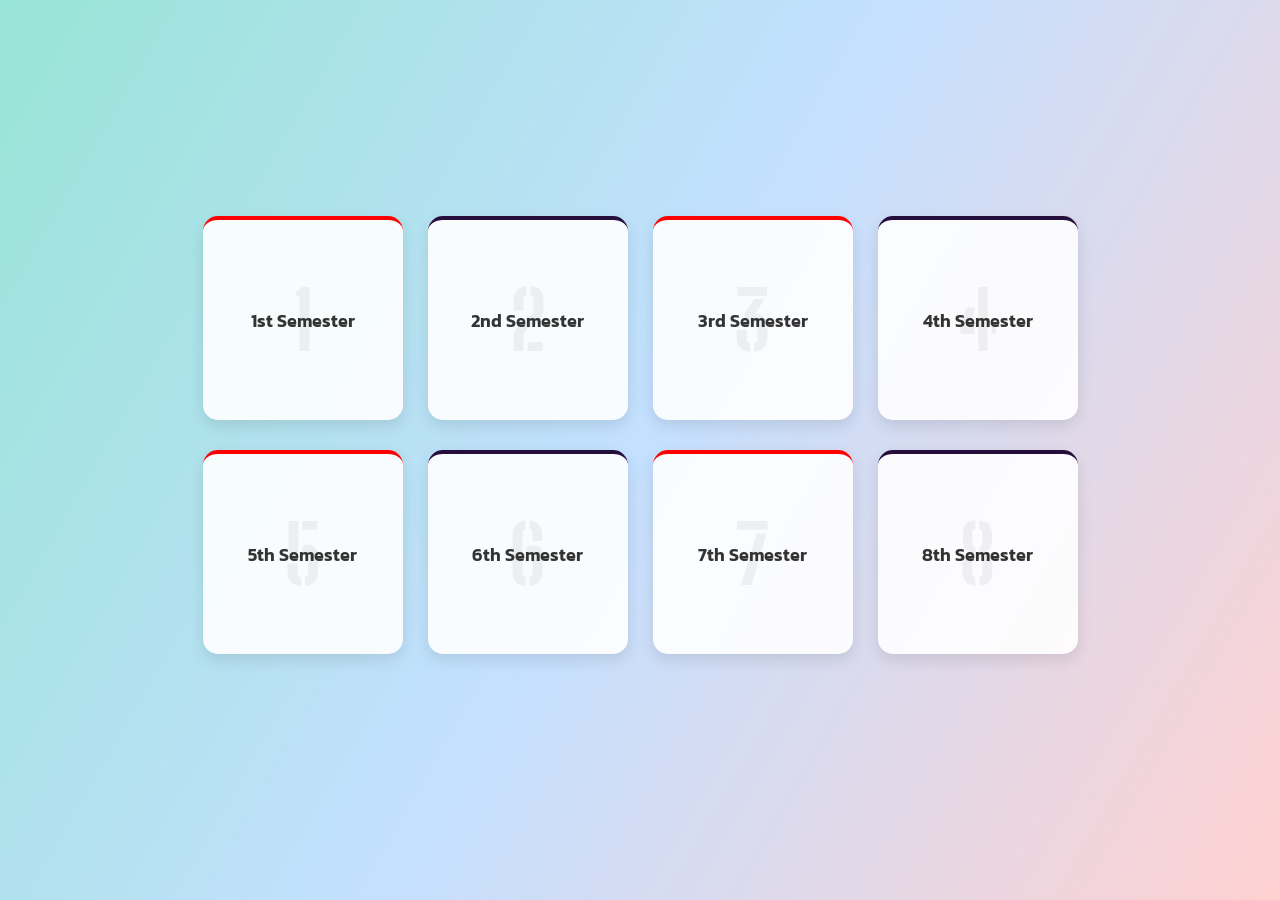
<file: 03.1sem.html>
<!DOCTYPE html>
<html lang="en">
  <head>
    <meta charset="UTF-8" />
    <meta name="viewport" content="width=device-width, initial-scale=1.0" />
    <title>Semester Navigation</title>
    <link
      href="https://fonts.googleapis.com/css2?family=Kanit:wght@400;600&family=Big+Shoulders+Stencil:wght@400;700&display=swap"
      rel="stylesheet"
    />
    <style>
      body {
        margin: 0;
        padding: 0;
        height: 100vh;
        display: flex;
        flex-direction: column;
        justify-content: center;
        align-items: center;
        font-family: "Kanit", sans-serif;
        background: linear-gradient(
          120deg,
          #98e4d6 0%,
          #c4e0ff 50%,
          #ffd1d1 100%
        );
        overflow: hidden;
      }

      .button-container {
        display: flex;
        justify-content: center;
        gap: 25px;
        margin-bottom: 30px;
        flex-wrap: wrap;
      }

      .nav-button {
        width: 160px;
        height: 160px;
        display: flex;
        flex-direction: column;
        justify-content: center;
        align-items: center;
        background: rgba(255, 255, 255, 0.9);
        border-radius: 15px;
        box-shadow: 0 6px 15px rgba(0, 0, 0, 0.1);
        transition: all 0.4s cubic-bezier(0.25, 0.8, 0.25, 1);
        cursor: pointer;
        text-decoration: none;
        color: #333;
        text-align: center;
        padding: 20px;
        border: none;
        position: relative;
        overflow: hidden;
        transform-style: preserve-3d;
        animation: float 6s ease-in-out infinite;
      }

      .nav-button:nth-child(1) {
        animation-delay: 0s;
      }
      .nav-button:nth-child(2) {
        animation-delay: 0.5s;
      }
      .nav-button:nth-child(3) {
        animation-delay: 1s;
      }
      .nav-button:nth-child(4) {
        animation-delay: 1.5s;
      }

      .nav-button::after {
        content: attr(data-sem);
        position: absolute;
        font-family: "Big Shoulders Stencil", sans-serif;
        font-size: 80px;
        font-weight: bold;
        color: rgba(0, 0, 0, 0.05);
        z-index: 0;
        transition: all 0.4s ease;
      }

      .nav-button:hover::after {
        color: rgba(0, 0, 0, 0.1);
        transform: scale(1.1);
      }

      .nav-button span {
        font-weight: 600;
        font-size: 18px;
        position: relative;
        z-index: 1;
        transition: all 0.3s ease;
      }

      .nav-button:nth-child(1),
      .nav-button:nth-child(5),
      .nav-button:nth-child(3),
      .nav-button:nth-child(7) {
        border-top: 4px solid red;
      }
      .nav-button:nth-child(1)::before,
      .nav-button:nth-child(5)::before,
      .nav-button:nth-child(3)::before,
      .nav-button:nth-child(7)::before {
        content: "";
        position: absolute;
        z-index: -1;
        width: 100%;
        height: 100%;
        top: 0;
        right: 0;
        background-color: red;
        clip-path: circle(0% at 50% calc(50%));
        transition: clip-path 1s cubic-bezier(0.65, 0, 0.35, 1);
      }
      .nav-button:nth-child(1):hover::before,
      .nav-button:nth-child(5):hover::before,
      .nav-button:nth-child(3):hover::before,
      .nav-button:nth-child(7):hover::before {
        clip-path: circle(100% at 50% 50%);
      }
      .nav-button:nth-child(1):hover span,
      .nav-button:nth-child(5):hover span,
      .nav-button:nth-child(3):hover span,
      .nav-button:nth-child(7):hover span {
        color: white;
      }

      .nav-button:nth-child(2),
      .nav-button:nth-child(6),
      .nav-button:nth-child(4),
      .nav-button:nth-child(8) {
        border-top: 4px solid #250e3c;
      }
      .nav-button:nth-child(2)::before,
      .nav-button:nth-child(6)::before,
      .nav-button:nth-child(4)::before,
      .nav-button:nth-child(8)::before {
        content: "";
        position: absolute;
        z-index: -2;
        width: 100%;
        height: 100%;
        top: 0;
        right: 0;
        background-color: #250e3c;
        clip-path: polygon(
          0% -20%,
          100% -30%,
          100% -10%,
          0% 0%,
          0% 130%,
          100% 120%,
          100% 100%,
          0% 110%
        );
        transition: clip-path 1s cubic-bezier(0.25, 1, 0.5, 1);
      }
      .nav-button:nth-child(2):hover::before,
      .nav-button:nth-child(6):hover::before,
      .nav-button:nth-child(4):hover::before,
      .nav-button:nth-child(8):hover::before {
        clip-path: polygon(
          0% 10%,
          100% 0%,
          100% 20%,
          0% 30%,
          0% 100%,
          100% 90%,
          100% 70%,
          0% 80%
        );
      }
      .nav-button:nth-child(2):hover span,
      .nav-button:nth-child(6):hover span,
      .nav-button:nth-child(4):hover span,
      .nav-button:nth-child(8):hover span {
        color: rgb(250, 25, 5);
      }

      / @keyframes float {
        0%,
        100% {
          transform: translateY(0);
        }
        50% {
          transform: translateY(-10px);
        }
      }

      @keyframes glow {
        0% {
          box-shadow: 0 0 10px rgba(0, 0, 0, 0.3);
        }
        50% {
          box-shadow: 0 0 20px rgba(0, 0, 0, 0.5);
        }
        100% {
          box-shadow: 0 0 10px rgba(0, 0, 0, 0.3);
        }
      }

      .nav-button:hover {
        animation: glow 2s infinite;
      }
    </style>
  
  </head>
  <body>




    <div class="button-container">
      <a href="resource.html" class="nav-button" data-sem="1">
        <span>1st Semester</span>
      </a>

      <a href="page2.html" class="nav-button" data-sem="2">
        <span>2nd Semester</span>
      </a>

      <a href="page3.html" class="nav-button" data-sem="3">
        <span>3rd Semester</span>
      </a>

      <a href="page4.html" class="nav-button" data-sem="4">
        <span>4th Semester</span>
      </a>
    </div>

    <div class="button-container">
      <a href="page5.html" class="nav-button" data-sem="5">
        <span>5th Semester</span>
      </a>

      <a href="page6.html" class="nav-button" data-sem="6">
        <span>6th Semester</span>
      </a>

      <a href="page7.html" class="nav-button" data-sem="7">
        <span>7th Semester</span>
      </a>

      <a href="page8.html" class="nav-button" data-sem="8">
        <span>8th Semester</span>
      </a>
    </div>
  </body>
</html>
</file>
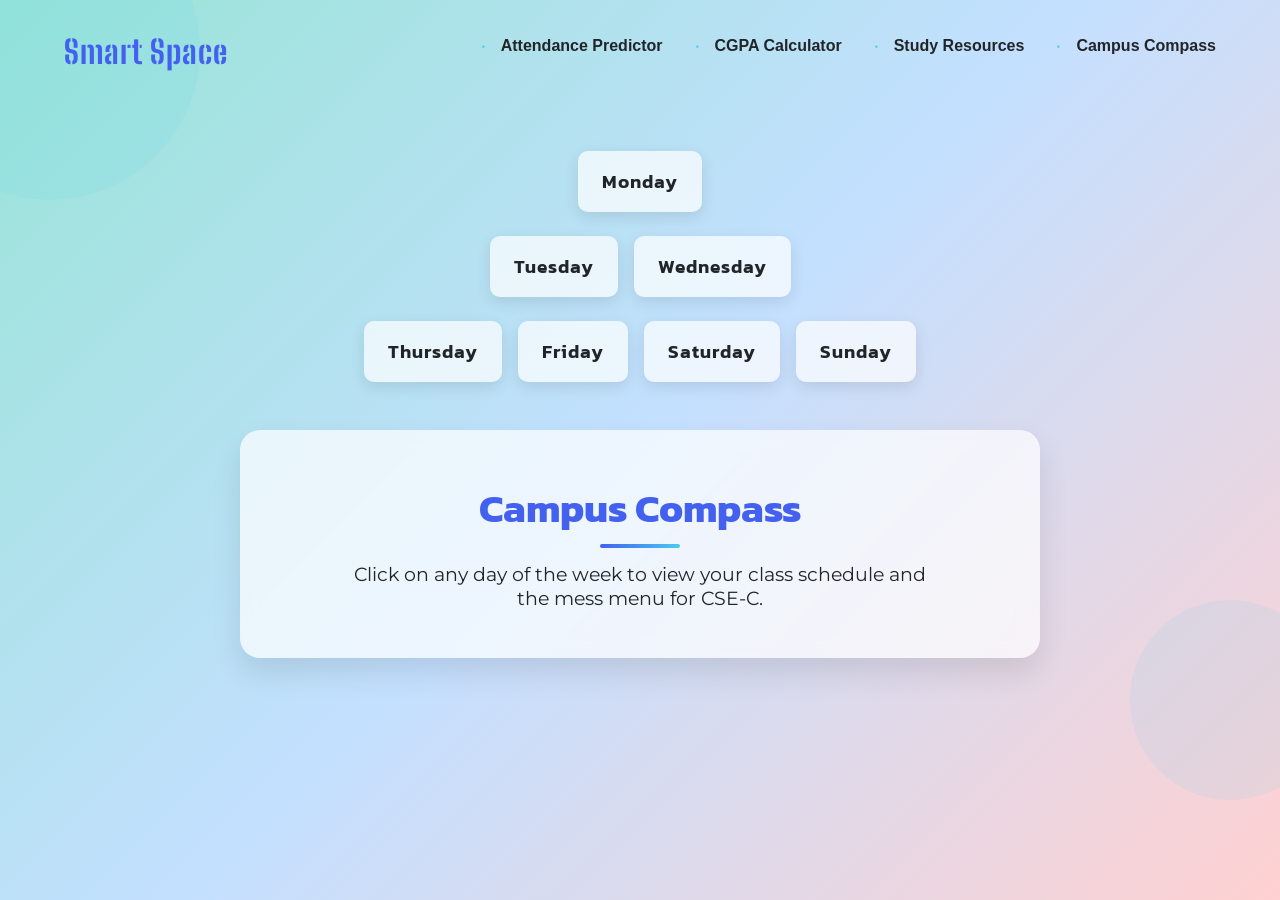
<file: 04routine.html>
<!DOCTYPE html>
<html lang="en">
<head>
    <meta charset="UTF-8">
    <meta name="viewport" content="width=device-width, initial-scale=1.0">
    <title>Campus Compass | Smart Space</title>
    <link rel="preconnect" href="https://fonts.googleapis.com">
    <link rel="preconnect" href="https://fonts.gstatic.com" crossorigin>
    <link href="https://fonts.googleapis.com/css2?family=Big+Shoulders+Stencil:opsz,wght@10..72,100..900&family=Kanit:ital,wght@0,100;0,200;0,300;0,400;0,500;0,600;0,700;0,800;0,900;1,100;1,200;1,300;1,400;1,500;1,600;1,700;1,800;1,900&display=swap" rel="stylesheet">
    <link href="https://fonts.googleapis.com/css2?family=Montserrat:wght@300;400;600;700&display=swap" rel="stylesheet">
    <style>
        :root {
            --primary: #4361ee;
            --secondary: #3f37c9;
            --accent: #4cc9f0;
            --light: #f8f9fa;
            --dark: #212529;
            --gradient-start: #98e4d6;
            --gradient-mid: #c4e0ff;
            --gradient-end: #ffd1d1;
        }

        * {
            margin: 0;
            padding: 0;
            box-sizing: border-box;
        }

        body {
            margin: 0;
            padding: 0;
            min-height: 100vh;
            font-family: 'Montserrat', sans-serif;
            background: linear-gradient(135deg, var(--gradient-start) 0%, var(--gradient-mid) 50%, var(--gradient-end) 100%);
            color: var(--dark);
            overflow-x: hidden;
        }

        /* Navigation */
        .nav-container {
            display: flex;
            justify-content: space-between;
            align-items: center;
            padding: 1.5rem 5%;
            position: relative;
            z-index: 100;
        }

        .logo {
            font-family: 'Big Shoulders Stencil', sans-serif;
            font-size: 2rem;
            font-weight: 700;
            color: var(--primary);
            text-decoration: none;
            letter-spacing: 1px;
            position: relative;
            padding: 0.5rem 0;
        }

        .logo::after {
            content: '';
            position: absolute;
            bottom: 0;
            left: 0;
            width: 100%;
            height: 3px;
            background: linear-gradient(90deg, var(--primary), var(--accent));
            transform: scaleX(0);
            transform-origin: right;
            transition: transform 0.4s ease;
        }

        .logo:hover::after {
            transform: scaleX(1);
            transform-origin: left;
        }

        .nav-menu {
            display: flex;
            gap: 2rem;
            list-style: none;
        }

        .nav-link {
            font-family: 'Roboto', sans-serif;
            font-weight: 600;
            font-size: 1rem;
            color: var(--dark);
            text-decoration: none;
            position: relative;
            padding: 0.5rem 0;
            transition: color 0.3s ease;
        }

        .nav-link::after {
            content: '';
            position: absolute;
            bottom: 0;
            left: 0;
            width: 100%;
            height: 2px;
            background: var(--primary);
            transform: scaleX(0);
            transform-origin: right;
            transition: transform 0.3s ease;
        }

        .nav-link:hover {
            color: var(--primary);
        }

        .nav-link:hover::after {
            transform: scaleX(1);
            transform-origin: left;
        }

        /* Background Elements */
        .circle {
            position: absolute;
            border-radius: 50%;
            background: rgba(76, 201, 240, 0.1);
            z-index: 0;
        }

        .circle-1 {
            width: 300px;
            height: 300px;
            top: -100px;
            left: -100px;
        }

        .circle-2 {
            width: 200px;
            height: 200px;
            bottom: 100px;
            right: -50px;
        }

        .wholebody {
            max-width: 1200px;
            margin: 2rem auto;
            padding: 0 1rem;
            position: relative;
            z-index: 10;
        }

        /* Pyramid */
        .pyramid {
            perspective: 1000px;
            margin: 3rem auto;
            text-align: center;
        }

        .row {
            display: flex;
            justify-content: center;
            margin-bottom: 1.5rem;
        }

        .day {
            position: relative;
            display: inline-block;
            margin: 0 0.5rem;
            padding: 1rem 1.5rem;
            text-decoration: none;
            color: var(--dark);
            background: rgba(255, 255, 255, 0.7);
            border-radius: 10px;
            overflow: hidden;
            transition: all 0.3s ease;
            font-family: 'Kanit', sans-serif;
            font-weight: 600;
            font-size: 1.2rem;
            letter-spacing: 1px;
            box-shadow: 0 5px 15px rgba(0, 0, 0, 0.1);
        }

        .day span {
            position: absolute;
            display: block;
        }

        .day span:nth-child(1) {
            top: 0;
            left: -100%;
            width: 100%;
            height: 2px;
            background: linear-gradient(90deg, transparent, var(--primary));
            animation: animate1 1s linear infinite;
            animation-delay: 0s;
        }

        @keyframes animate1 {
            0% { left: -100%; }
            50%, 100% { left: 100%; }
        }

        .day span:nth-child(2) {
            top: -100%;
            right: 0;
            width: 2px;
            height: 100%;
            background: linear-gradient(180deg, transparent, var(--primary));
            animation: animate2 1s linear infinite;
            animation-delay: 0.25s;
        }

        @keyframes animate2 {
            0% { top: -100%; }
            50%, 100% { top: 100%; }
        }

        .day span:nth-child(3) {
            bottom: 0;
            right: -100%;
            width: 100%;
            height: 2px;
            background: linear-gradient(270deg, transparent, var(--primary));
            animation: animate3 1s linear infinite;
            animation-delay: 0.5s;
        }

        @keyframes animate3 {
            0% { right: -100%; }
            50%, 100% { right: 100%; }
        }

        .day span:nth-child(4) {
            bottom: -100%;
            left: 0;
            width: 2px;
            height: 100%;
            background: linear-gradient(360deg, transparent, var(--primary));
            animation: animate4 1s linear infinite;
            animation-delay: 0.75s;
        }

        @keyframes animate4 {
            0% { bottom: -100%; }
            50%, 100% { bottom: 100%; }
        }

        .day:hover {
            background: rgba(255, 255, 255, 0.9);
            color: var(--primary);
            box-shadow: 0 10px 20px rgba(67, 97, 238, 0.2);
            transform: translateY(-5px);
        }
        
        /* Modal Styles */
        #modal {
            display: none;
            position: fixed;
            z-index: 99;
            top: 0; left: 0; right: 0; bottom: 0;
            background-color: rgba(0, 0, 0, 0.7);
            backdrop-filter: blur(5px);
        }

        #modalContent {
            background: white;
            margin: 10vh auto;
            padding: 2rem;
            width: 90%;
            max-width: 700px;
            border-radius: 20px;
            color: var(--dark);
            box-shadow: 0 15px 30px rgba(0, 0, 0, 0.2);
            position: relative;
            animation: modalFadeIn 0.4s ease;
        }

        @keyframes modalFadeIn {
            from { transform: translateY(-50px); opacity: 0; }
            to { transform: translateY(0); opacity: 1; }
        }

        .closeBtn {
            position: absolute;
            top: 15px;
            right: 20px;
            font-size: 28px;
            color: #aaa;
            cursor: pointer;
            transition: all 0.3s ease;
        }

        .closeBtn:hover {
            color: var(--primary);
            transform: rotate(90deg);
        }

        #modalTitle {
            font-family: 'Kanit', sans-serif;
            color: var(--primary);
            margin-bottom: 1.5rem;
            font-size: 2rem;
            border-bottom: 2px solid var(--accent);
            padding-bottom: 0.5rem;
        }

        /* Content Sections */
        .modal-section {
            margin-bottom: 2rem;
        }

        .section-title {
            font-family: 'Kanit', sans-serif;
            color: var(--secondary);
            margin-bottom: 1rem;
            font-size: 1.5rem;
            display: flex;
            align-items: center;
        }

        .section-title::after {
            content: '';
            display: inline-block;
            width: 50px;
            height: 3px;
            background: linear-gradient(90deg, var(--primary), var(--accent));
            margin-left: 10px;
            border-radius: 3px;
        }

        ul {
            list-style: none;
        }

        li {
            margin-bottom: 0.7rem;
            padding-left: 20px;
            position: relative;
            font-family: 'Montserrat', sans-serif;
        }

        li::before {
            content: '•';
            color: var(--accent);
            position: absolute;
            left: 0;
        }

        /* Default Content */
        .default-content {
            text-align: center;
            padding: 3rem 1rem;
            background-color: rgba(255, 255, 255, 0.7);
            border-radius: 20px;
            box-shadow: 0 15px 30px rgba(0, 0, 0, 0.1);
            backdrop-filter: blur(10px);
            max-width: 800px;
            margin: 2rem auto;
            animation: fadeInUp 1s ease;
        }

        .default-content h2 {
            font-family: 'Kanit', sans-serif;
            font-size: 2.5rem;
            margin-bottom: 1.5rem;
            color: var(--primary);
            position: relative;
        }

        .default-content h2::after {
            content: '';
            position: absolute;
            bottom: -10px;
            left: 50%;
            transform: translateX(-50%);
            width: 80px;
            height: 4px;
            background: linear-gradient(90deg, var(--primary), var(--accent));
            border-radius: 2px;
        }

        .default-content p {
            font-size: 1.2rem;
            max-width: 600px;
            margin: 0 auto;
            color: var(--dark);
        }

        /* Animations */
        @keyframes float {
            0% { transform: translateY(0px); }
            50% { transform: translateY(-20px); }
            100% { transform: translateY(0px); }
        }

        @keyframes fadeInUp {
            from {
                opacity: 0;
                transform: translateY(20px);
            }
            to {
                opacity: 1;
                transform: translateY(0);
            }
        }

        /* Responsive Design */
        @media (max-width: 1024px) {
            .nav-container {
                padding: 1.5rem 3%;
            }
        }

        @media (max-width: 768px) {
            .nav-container {
                flex-direction: column;
                gap: 1rem;
            }
            
            .nav-menu {
                gap: 1.5rem;
            }
            
            .day {
                padding: 0.8rem 1.2rem;
                font-size: 1rem;
                margin: 0.3rem;
            }
            
            .row {
                flex-wrap: wrap;
            }
            
            .default-content h2 {
                font-size: 2rem;
            }
        }

        @media (max-width: 480px) {
            .nav-menu {
                flex-direction: column;
                align-items: center;
                gap: 1rem;
            }
            
            .day {
                padding: 0.6rem 1rem;
                font-size: 0.9rem;
            }
            
            #modalContent {
                padding: 1.5rem;
            }
            
            #modalTitle {
                font-size: 1.5rem;
            }
            
            .default-content h2 {
                font-size: 1.8rem;
            }
        }
    </style>
</head>
<body>
    <!-- Background Elements -->
    <div class="circle circle-1"></div>
    <div class="circle circle-2"></div>
    
    <div class="nav-container">
        <a href="realhome.html" class="logo">Smart Space</a>
        <ul class="nav-menu">
            <li><a href="https://attendance-predictor.netlify.app/" class="nav-link">Attendance Predictor</a></li>
            <li><a href="https://cgpa-calc.streamlit.app/" class="nav-link">CGPA Calculator</a></li>
            <li><a href="03selectbranch.html" class="nav-link">Study Resources</a></li>
            <li><a href="04routine.html" class="nav-link">Campus Compass</a></li>
        </ul>
    </div>
    
    <div class="wholebody">
        <div class="pyramid">
            <div class="row">
                <a href="#" class="day" onclick="showCampusCompass('Monday'); return false;">
                    <span></span>
                    <span></span>
                    <span></span>
                    <span></span>
                    Monday
                </a>
            </div>
            
            <div class="row">
                <a href="#" class="day" onclick="showCampusCompass('Tuesday'); return false;">
                    <span></span>
                    <span></span>
                    <span></span>
                    <span></span>
                    Tuesday
                </a>
                <a href="#" class="day" onclick="showCampusCompass('Wednesday'); return false;">
                    <span></span>
                    <span></span>
                    <span></span>
                    <span></span>
                    Wednesday
                </a>
            </div>
            
            <div class="row">
                <a href="#" class="day" onclick="showCampusCompass('Thursday'); return false;">
                    <span></span>
                    <span></span>
                    <span></span>
                    <span></span>
                    Thursday
                </a>
                <a href="#" class="day" onclick="showCampusCompass('Friday'); return false;">
                    <span></span>
                    <span></span>
                    <span></span>
                    <span></span>
                    Friday
                </a>
                <a href="#" class="day" onclick="showCampusCompass('Saturday'); return false;">
                    <span></span>
                    <span></span>
                    <span></span>
                    <span></span>
                    Saturday
                </a>
                <a href="#" class="day" onclick="showCampusCompass('Sunday'); return false;">
                    <span></span>
                    <span></span>
                    <span></span>
                    <span></span>
                    Sunday
                </a>
            </div>
        </div>
        
        <div class="default-content">
            <h2>Campus Compass</h2>
            <p>Click on any day of the week to view your class schedule and the mess menu for CSE-C.</p>
        </div>
    </div>
    
    <div id="modal">
        <div id="modalContent">
            <span class="closeBtn" onclick="closeModal()">&times;</span>
            <h3 id="modalTitle"></h3>
            
            <div class="modal-section">
                <h4 class="section-title">Class Routine</h4>
                <ul id="routineList"></ul>
            </div>
            
            <div class="modal-section">
                <h4 class="section-title">Mess Menu</h4>
                <ul id="menuList"></ul>
            </div>
        </div>
    </div>

    <script>
        const routine = {
            Monday: [
                "9:00 - 9:45 AM: OOPS",
                "9:45 - 10:35 AM: Modern Physics",
                "10:45 - 11:35 AM: Linear Algebra",
                "11:35 - 12:25 PM: Linear Algebra",
                "12:25 - 1:15 PM: Library",
                "2:10 - 3:00 PM: Discrete Maths",
                "3:50 - 4:50 PM: Library"
            ],
            Tuesday: [
                "9:00 - 9:45 AM: UID",
                "9:45 - 10:35 AM: Library",
                "10:45 - 11:35 AM: Manufacturing Lab",
                "11:35 - 12:25 PM: Manufacturing Lab",
                "12:25 - 1:15 PM: Manufacturing Lab",
                "2:10 - 3:00 PM: Linear Algebra",
                "3:50 - 4:00 PM: GOGI",
                "4:00 - 4:50 PM: Library"
            ],
            Wednesday: [
                "9:00 - 9:45 AM: Linear Algebra",
                "9:45 - 10:35 AM: Modern Physics",
                "10:45 - 11:35 AM: Discrete Maths",
                "11:35 - 12:25 PM: Discrete Maths",
                "12:25 - 1:15 PM: UID",
                "2:10 - 3:00 PM: OOPS",
                "3:50 - 4:00 PM: Class Advisor",
                "4:00 - 4:50 PM: Library"
            ],
            Thursday: [
                "9:00 - 9:45 AM: Linear Algebra",
                "9:45 - 10:35 AM: Modern Physics",
                "10:45 - 11:35 AM: UID",
                "11:35 - 12:25 PM: UID",
                "12:25 - 1:15 PM: OOPS",
                "2:10 - 3:00 PM: Library",
                "3:50 - 4:00 PM: Library",
                "4:00 - 4:50 PM: Library"
            ],
            Friday: [
                "9:00 - 9:45 AM: Discrete Maths",
                "9:45 - 10:35 AM: Library",
                "10:45 - 11:35 AM: OOPS",
                "11:35 - 12:25 PM: OOPS",
                "12:25 - 1:15 PM: Linear Algebra",
                "2:10 - 3:00 PM: Modern Physics",
                "3:50 - 4:00 PM: GOGI",
                "4:00 - 4:50 PM: Library"
            ],
            Saturday: ["No classes scheduled."],
            Sunday: ["No classes scheduled."]
        };

        const mess = {
            Monday: { 
                breakfast: "Idli with Sambar and Chutney", 
                lunch: "Rice, Dal, Potato Fry, Curd", 
                snacks: "Tea/Coffee with Biscuits",
                dinner: "Chapati, Paneer Butter Masala, Salad" 
            },
            Tuesday: { 
                breakfast: "Poha with Tea", 
                lunch: "Jeera Rice, Rajma, Salad", 
                snacks: "Samosa with Chutney",
                dinner: "Vegetable Biryani, Raita" 
            },
            Wednesday: { 
                breakfast: "Bonda and Pongal", 
                lunch: "Brinjal Fry, Rice, Sambar, Curd", 
                snacks: "Vada with Coconut Chutney",
                dinner: "Dosa with Sambar and Chutney" 
            },
            Thursday: { 
                breakfast: "Upma & Chutney", 
                lunch: "Aloo Gobi, Rice, Roti", 
                snacks: "Tea with Pakora",
                dinner: "Masala Dosa" 
            },
            Friday: { 
                breakfast: "Paratha & Pickle", 
                lunch: "Chana Masala, Rice", 
                snacks: "Coffee with Cookies",
                dinner: "Veg Biryani" 
            },
            Saturday: { 
                breakfast: "Maggi & Tea", 
                lunch: "Poori & Aloo", 
                snacks: "Fruit Juice",
                dinner: "Khichdi & Papad" 
            },
            Sunday: { 
                breakfast: "Sandwich & Juice", 
                lunch: "Special Thali", 
                snacks: "Ice Cream",
                dinner: "Noodles & Manchurian" 
            }
        };

        function showCampusCompass(day) {
            document.getElementById('modalTitle').innerText = `${day} Schedule`;

            // Class Routine
            const routineItems = routine[day] || ["No routine found."];
            const routineList = document.getElementById('routineList');
            routineList.innerHTML = "";
            routineItems.forEach(item => {
                const li = document.createElement("li");
                li.textContent = item;
                routineList.appendChild(li);
            });

            // Mess Menu
            const menuList = document.getElementById('menuList');
            menuList.innerHTML = "";
            const meals = mess[day] || {};
            ["breakfast", "lunch", "snacks", "dinner"].forEach(meal => {
                if (meals[meal]) {
                    const li = document.createElement("li");
                    li.textContent = `${meal.charAt(0).toUpperCase() + meal.slice(1)}: ${meals[meal]}`;
                    menuList.appendChild(li);
                }
            });

            document.getElementById('modal').style.display = "block";
        }

        function closeModal() {
            document.getElementById('modal').style.display = "none";
        }

        // Close modal when clicking outside of it
        window.onclick = function(event) {
            const modal = document.getElementById('modal');
            if (event.target == modal) {
                closeModal();
            }
        }
    </script>
</body>
</html>
</file>
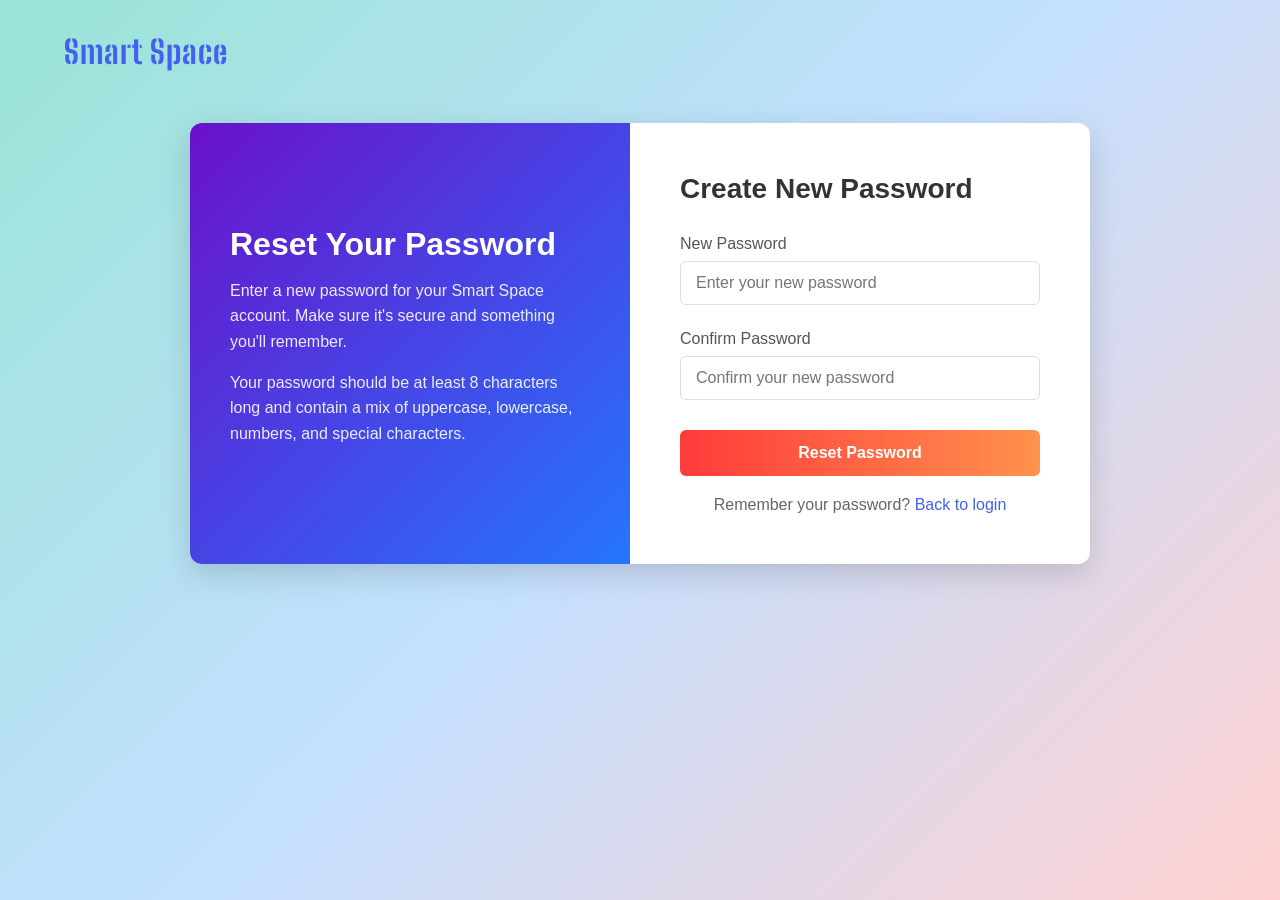
<file: forgotpswd.html>
<!DOCTYPE html>
<html lang="en">
<head>
    <meta charset="UTF-8">
    <meta name="viewport" content="width=device-width, initial-scale=1.0">
    <title>Smart Space - Reset Password</title>
    <style>
        :root {
            --primary: #4361ee;
            --secondary: #3f37c9;
            --accent: #4cc9f0;
            --light: #f8f9fa;
            --dark: #212529;
            --gradient-start: #98e4d6;
            --gradient-mid: #c4e0ff;
            --gradient-end: #ffd1d1;
        }
        
        * {
            margin: 0;
            padding: 0;
            box-sizing: border-box;
            font-family: "Arial", sans-serif;
        }
        
        html, body {
            height: 100%;
            width: 100%;
            overflow: hidden;
        }
        
        body {
            background: linear-gradient(135deg, var(--gradient-start) 0%, var(--gradient-mid) 50%, var(--gradient-end) 100%);
            background-attachment: fixed;
            background-size: cover;
        }
        
        .nav-container {
            display: flex;
            justify-content: space-between;
            align-items: center;
            padding: 1.5rem 5%;
            position: relative;
            z-index: 100;
        }
        
        .logo {
            font-family: 'Big Shoulders Stencil', sans-serif;
            font-size: 2rem;
            font-weight: 700;
            color: var(--primary);
            text-decoration: none;
            letter-spacing: 1px;
            position: relative;
            padding: 0.5rem 0;
        }
        
        .logo::after {
            content: '';
            position: absolute;
            bottom: 0;
            left: 0;
            width: 100%;
            height: 3px;
            background: linear-gradient(90deg, var(--primary), var(--accent));
            transform: scaleX(0);
            transform-origin: right;
            transition: transform 0.4s ease;
        }
        
        .logo:hover::after {
            transform: scaleX(1);
            transform-origin: left;
        }
        
        .main-container {
            display: flex;
            justify-content: center;
            align-items: center;
            min-height: 400px;
            padding: 20px;
        }
        
        .reset-box {
            display: flex;
            width: 900px;
            background-color: white;
            border-radius: 12px;
            box-shadow: 0 10px 30px rgba(0, 0, 0, 0.15);
            overflow: hidden;
        }
        
        .info-side {
            flex: 1;
            background: linear-gradient(135deg, #6a11cb, #2575fc);
            padding: 40px;
            display: flex;
            flex-direction: column;
            justify-content: center;
            color: white;
            position: relative;
        }
        
        .info-content {
            position: relative;
            z-index: 1;
        }
        
        .info-content h1 {
            font-size: 32px;
            margin-bottom: 15px;
        }
        
        .info-content p {
            font-size: 16px;
            line-height: 1.6;
            opacity: 0.9;
            margin-bottom: 15px;
        }
        
        .reset-side {
            flex: 1;
            padding: 50px;
            display: flex;
            flex-direction: column;
            justify-content: center;
        }
        
        .reset-title {
            font-size: 28px;
            margin-bottom: 30px;
            color: #333;
        }
        
        .input-group {
            margin-bottom: 20px;
        }
        
        .input-group label {
            display: block;
            margin-bottom: 8px;
            font-weight: 500;
            color: #555;
        }
        
        .input-group input {
            width: 100%;
            padding: 12px 15px;
            border: 1px solid #ddd;
            border-radius: 6px;
            font-size: 16px;
            transition: border-color 0.3s;
        }
        
        .input-group input:focus {
            border-color: var(--primary);
            outline: none;
        }
        
        .password-strength {
            font-size: 14px;
            margin-top: 5px;
        }
        
        .password-match {
            font-size: 14px;
            color: #4caf50;
            display: none;
            margin-top: 5px;
        }
        
        .password-mismatch {
            font-size: 14px;
            color: #f44336;
            display: none;
            margin-top: 5px;
        }
        
        .reset-button {
            width: 100%;
            padding: 14px;
            background: linear-gradient(90deg, #ff3b3b 0%, #ff914d 100%);
            color: white;
            border: none;
            border-radius: 6px;
            font-size: 16px;
            font-weight: 600;
            cursor: pointer;
            transition: transform 0.2s ease, box-shadow 0.2s ease;
            margin-top: 10px;
        }
        
        .reset-button:hover {
            transform: translateY(-2px);
            box-shadow: 0 5px 15px rgba(255, 59, 59, 0.3);
        }
        
        .back-to-login {
            text-align: center;
            margin-top: 20px;
            color: #666;
        }
        
        .back-to-login a {
            color: var(--primary);
            text-decoration: none;
            font-weight: 500;
        }
        
        /* Responsive adjustments */
        @media (max-width: 768px) {
            .reset-box {
                flex-direction: column;
                width: 100%;
                max-width: 450px;
            }
            
            .info-side {
                padding: 30px;
            }
            
            .reset-side {
                padding: 30px;
            }
        }
    </style>
    <link rel="preconnect" href="https://fonts.gstatic.com" crossorigin>
    <link href="https://fonts.googleapis.com/css2?family=Big+Shoulders+Stencil:opsz,wght@10..72,100..900&family=Kanit:ital,wght@0,100;0,200;0,300;0,400;0,500;0,600;0,700;0,800;0,900;1,100;1,200;1,300;1,400;1,500;1,600;1,700;1,800;1,900&display=swap" rel="stylesheet">
</head>
<body>
    <div class="nav-container">
        <a href="realhome.html" class="logo">Smart Space</a>
    </div>
    
    <div class="main-container">
        <div class="reset-box">
            <div class="info-side">
                <div class="info-content">
                    <h1>Reset Your Password</h1>
                    <p>Enter a new password for your Smart Space account. Make sure it's secure and something you'll remember.</p>
                    <p>Your password should be at least 8 characters long and contain a mix of uppercase, lowercase, numbers, and special characters.</p>
                </div>
            </div>
            
            <div class="reset-side">
                <h2 class="reset-title">Create New Password</h2>
                
                <div class="input-group">
                    <label for="new-password">New Password</label>
                    <input type="password" id="new-password" placeholder="Enter your new password" required>
                    <div id="password-strength" class="password-strength"></div>
                </div>
                
                <div class="input-group">
                    <label for="confirm-password">Confirm Password</label>
                    <input type="password" id="confirm-password" placeholder="Confirm your new password" required>
                    <div id="password-match" class="password-match">Passwords match!</div>
                    <div id="password-mismatch" class="password-mismatch">Passwords don't match!</div>
                </div>
                
                <button type="submit" class="reset-button" id="btn-reset">Reset Password</button>
                
                <div class="back-to-login">
                    Remember your password? <a href="index.html">Back to login</a>
                </div>
            </div>
        </div>
    </div>

    <script>
        const newPassword = document.getElementById('new-password');
        const confirmPassword = document.getElementById('confirm-password');
        const passwordMatch = document.getElementById('password-match');
        const passwordMismatch = document.getElementById('password-mismatch');
        const passwordStrength = document.getElementById('password-strength');
        const resetButton = document.getElementById('btn-reset');
        
        function checkPasswords() {
            if (newPassword.value && confirmPassword.value) {
                if (newPassword.value === confirmPassword.value) {
                    passwordMatch.style.display = 'block';
                    passwordMismatch.style.display = 'none';
                    return true;
                } else {
                    passwordMatch.style.display = 'none';
                    passwordMismatch.style.display = 'block';
                    return false;
                }
            } else {
                passwordMatch.style.display = 'none';
                passwordMismatch.style.display = 'none';
                return false;
            }
        }
        
        function checkPasswordStrength() {
            const password = newPassword.value;
            let strength = 0;
            
            if (password.length >= 8) strength++;
            if (password.match(/[a-z]/) && password.match(/[A-Z]/)) strength++;
            if (password.match(/[0-9]/)) strength++;
            if (password.match(/[^a-zA-Z0-9]/)) strength++;
            
            const strengthText = ['Very Weak', 'Weak', 'Moderate', 'Strong', 'Very Strong'];
            const strengthColor = ['#f44336', '#ff9800', '#ffc107', '#8bc34a', '#4CAF50'];
            
            if (password) {
                passwordStrength.textContent = `Strength: ${strengthText[strength]}`;
                passwordStrength.style.color = strengthColor[strength];
            } else {
                passwordStrength.textContent = '';
            }
            
            return strength >= 3; 
        }
        
        function validateForm() {
            const passwordsMatch = checkPasswords();
            const isStrongPassword = checkPasswordStrength();
            
            if (passwordsMatch && isStrongPassword) {
                alert('Password reset successful! Redirecting to login...');
                window.location.href = 'Loginpage.html';
                return true;
            } else {
                if (!isStrongPassword) {
                    alert('Please choose a stronger password (at least 8 characters with uppercase, lowercase, number, and special character)');
                } else if (!passwordsMatch) {
                    alert('Passwords do not match');
                }
                return false;
            }
        }
        
        newPassword.addEventListener('input', checkPasswordStrength);
        confirmPassword.addEventListener('input', checkPasswords);
        newPassword.addEventListener('input', checkPasswords);
        
        resetButton.addEventListener('click', function(e) {
            e.preventDefault();
            validateForm();
        });
    </script>
</body>
</html>
</file>
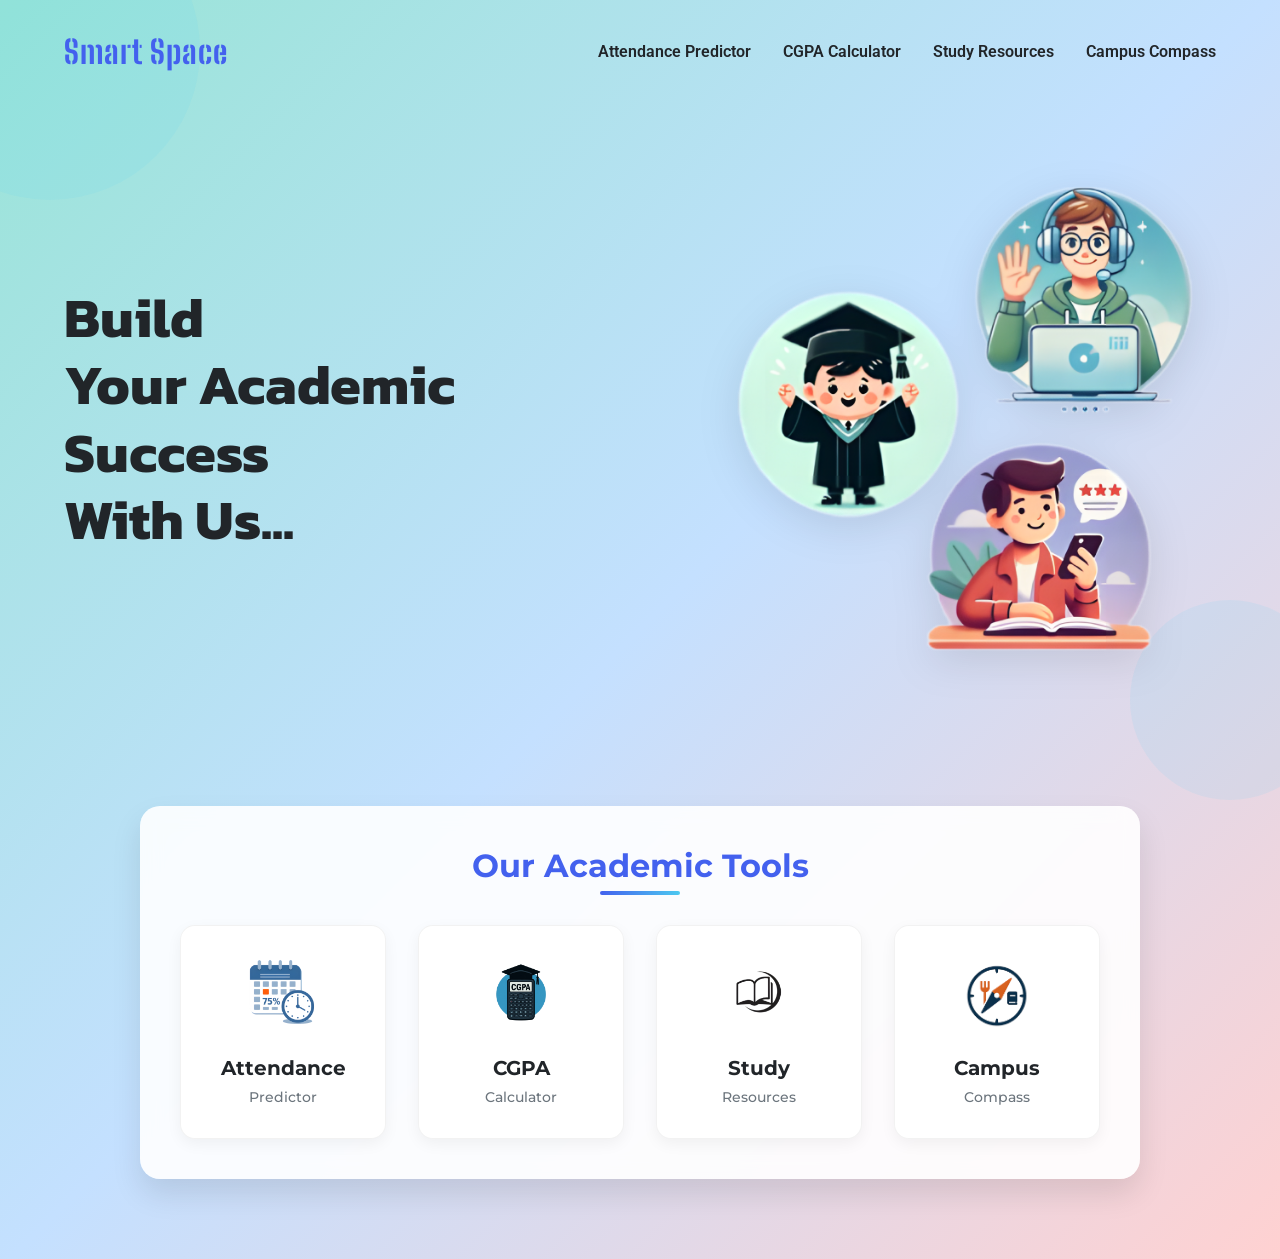
<file: realhome.html>
<!DOCTYPE html>
<html lang="en">
<head>
    <meta charset="UTF-8">
    <meta name="viewport" content="width=device-width, initial-scale=1.0">
    <title>Smart Space | Academic Success Platform</title>
    <link rel="preconnect" href="https://fonts.googleapis.com">
    <link rel="preconnect" href="https://fonts.gstatic.com" crossorigin>
    <link href="https://fonts.googleapis.com/css2?family=Big+Shoulders+Stencil:opsz,wght@10..72,100..900&family=Playwrite+HU:wght@100..400&family=Roboto:ital,wght@0,100..900;1,100..900&family=Montserrat:wght@300;400;600;700&display=swap" rel="stylesheet">
    <link rel="preconnect" href="https://fonts.googleapis.com">
    <link rel="preconnect" href="https://fonts.gstatic.com" crossorigin>
    <link href="https://fonts.googleapis.com/css2?family=Big+Shoulders+Stencil:opsz,wght@10..72,100..900&family=Kanit:ital,wght@0,100;0,200;0,300;0,400;0,500;0,600;0,700;0,800;0,900;1,100;1,200;1,300;1,400;1,500;1,600;1,700;1,800;1,900&display=swap" rel="stylesheet">
    <link rel = "stylesheet" href="css/realhome.css">
</head>
<body>
    <!-- Background Elements -->
    <div class="circle circle-1"></div>
    <div class="circle circle-2"></div>
    
    <!-- Navigation -->
    <div class="nav-container">
        <a href="#" class="logo">Smart Space</a>
        <ul class="nav-menu">
            <li><a href="https://attendance-predictor.netlify.app/" class="nav-link">Attendance Predictor</a></li>
            <li><a href="https://cgpa-calc.streamlit.app/" class="nav-link">CGPA Calculator</a></li>
            <li><a href="03selectbranch.html" class="nav-link">Study Resources</a></li>
            <li><a href="04routine.html" class="nav-link">Campus Compass</a></li>
        </ul>
    </div>

    <!-- Hero Section -->
    <div class="hero">
        <div class="hero-content">
            <h1 class="playwrite-hu-uniquifier">Build <br>Your Academic Success <br>With Us...</h1>
        </div>
        <img src="images/Untitled_design__1_-removebg-preview_upscayl_4x_upscayl-standard-4x.png" alt="Academic illustration" class="hero-image">
    </div>
    
    <!-- Tools Section -->
    <div class="tools-container">
        <h2 class="section-title">Our Academic Tools</h2>
        <div class="tools-flex">
            <a href="attendancepredictor.html" class="tool-card">
                <img src="images/attendance-logo_upscayl_4x_upscayl-standard-4x.png" alt="Attendance Predictor" class="tool-icon">
                <div class="tool-title">Attendance</div>
                <div class="tool-subtitle">Predictor</div>
            </a>
            
            <a href="https://cgpa-calc.streamlit.app/" class="tool-card">
                <img src="images/c.g.p.a.png" alt="CGPA Calculator" class="tool-icon">
                <div class="tool-title">CGPA</div>
                <div class="tool-subtitle">Calculator</div>
            </a>
            
            <a href="03selectbranch.html" class="tool-card">
                <img src="images/Screenshot_2025-04-03_111351-removebg-preview_upscayl_5x_upscayl-standard-4x.png" alt="Study Resources" class="tool-icon">
                <div class="tool-title">Study</div>
                <div class="tool-subtitle">Resources</div>
            </a>
            
            <a href="04routine.html" class="tool-card">
                <img src="images/ChatGPT_Image_Apr_3__2025__03_55_41_PM-removebg-preview_upscayl_5x_upscayl-standard-4x.png" alt="Campus Compass" class="tool-icon">
                <div class="tool-title">Campus</div>
                <div class="tool-subtitle">Compass</div>
            </a>
        </div>
    </div>
</body>
</html>
</file>
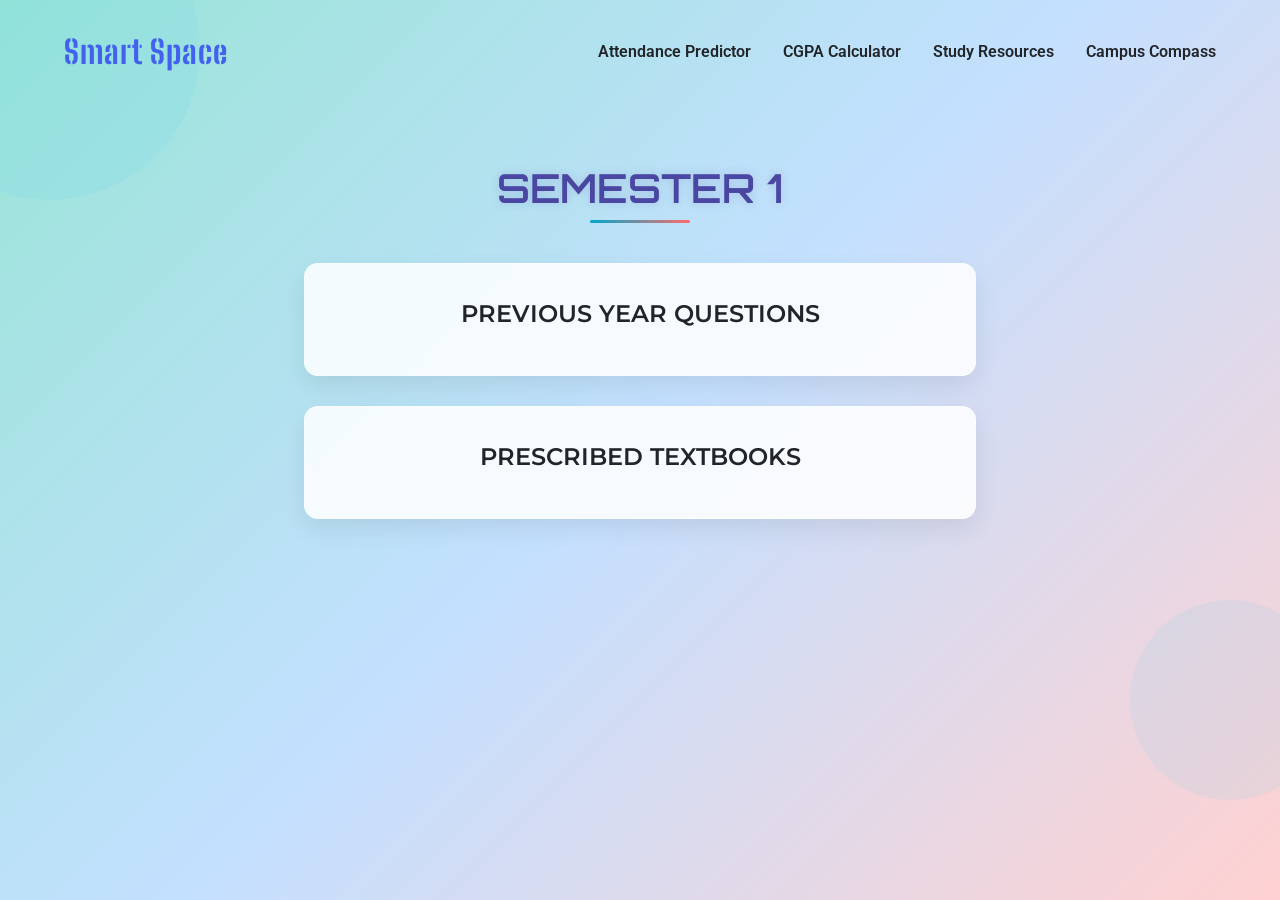
<file: resource.html>
<!DOCTYPE html>
<html lang="en">
<head>
    <meta charset="UTF-8">
    <meta name="viewport" content="width=device-width, initial-scale=1.0">
    <title>SmartSpace - Semester 1</title>
    <link href="https://fonts.googleapis.com/css2?family=Kanit:wght@300;500;700&family=Orbitron:wght@400;700&display=swap" rel="stylesheet">
    <style>
        * {
            margin: 0;
            padding: 0;
            box-sizing: border-box;
        }
        
        body {
            margin: 0;
            padding: 0;
            min-height: 100vh;
            background: linear-gradient(120deg, #98e4d6 0%, #c4e0ff 50%, #ffd1d1 100%);
            background-attachment: fixed;
            font-family: 'Kanit', sans-serif;
            color: #333;
        }
        
       
        
        @keyframes logoGlow {
            from {
                text-shadow: 0 0 10px rgba(0, 168, 204, 0.5);
            }
            to {
                text-shadow: 0 0 20px rgba(0, 168, 204, 0.8),
                             0 0 30px rgba(0, 168, 204, 0.3);
            }
        }
        
        main {
            max-width: 800px;
            margin: 60px auto;
            padding: 0 5%;
        }
        
        h1 {
            text-align: center;
            margin-bottom: 50px;
            font-size: 2.5rem;
            font-weight: 600;
            font-family: 'Orbitron', sans-serif;
            color: #4a47a3;
            text-shadow: 0 0 10px rgba(74, 71, 163, 0.2);
            position: relative;
        }
        
        h1::after {
            content: '';
            position: absolute;
            bottom: -10px;
            left: 50%;
            transform: translateX(-50%);
            width: 100px;
            height: 3px;
            background: linear-gradient(90deg, #00a8cc, #ff6b6b);
            border-radius: 3px;
            animation: linePulse 2s infinite;
        }
        
        @keyframes linePulse {
            0%, 100% { width: 100px; opacity: 0.8; }
            50% { width: 150px; opacity: 1; }
        }
        
        .links-container {
            display: flex;
            flex-direction: column;
            gap: 30px;
        }
        
        .link-box {
            background-color: rgba(255, 255, 255, 0.85);
            padding: 35px;
            border-radius: 14px;
            box-shadow: 0 10px 25px rgba(0, 0, 0, 0.08);
            text-align: center;
            cursor: pointer;
            transition: all 0.4s cubic-bezier(0.25, 0.8, 0.25, 1);
            border: 1px solid rgba(255, 255, 255, 0.3);
            backdrop-filter: blur(5px);
            position: relative;
            overflow: hidden;
        }
        
        .link-box:hover {
            transform: translateY(-8px);
            box-shadow: 0 15px 30px rgba(0, 0, 0, 0.15),
                        0 0 20px rgba(0, 168, 204, 0.2);
        }
        
        .link-box h2 {
            margin-bottom: 12px;
            font-size: 1.5rem;
            font-weight: 600;
            position: relative;
            z-index: 1;
            transition: all 0.3s ease;
        }
        
        .link-box:hover h2 {
            color: #4a47a3;
            text-shadow: 0 0 10px rgba(74, 71, 163, 0.3);
        }
        
        
        .link-box::before {
            content: '';
            position: absolute;
            top: -2px;
            left: -2px;
            right: -2px;
            bottom: -2px;
            background: linear-gradient(45deg, 
                           #00a8cc, #ff6b6b, #892cdc, #00a8cc);
            background-size: 400% 400%;
            border-radius: 16px;
            z-index: -1;
            opacity: 0;
            transition: opacity 0.4s ease;
            animation: borderGlow 4s linear infinite;
        }
        
        .link-box:hover::before {
            opacity: 0.8;
        }
        
        @keyframes borderGlow {
            0% {
                background-position: 0% 50%;
            }
            100% {
                background-position: 400% 50%;
            }
        }
        
      
        .content-section {
            display: none;
            background-color: rgba(255, 255, 255, 0.9);
            padding: 35px;
            border-radius: 14px;
            box-shadow: 0 10px 25px rgba(0, 0, 0, 0.1);
            margin-top: 30px;
            backdrop-filter: blur(5px);
            animation: fadeIn 0.3s ease-out;
        }
        
        @keyframes fadeIn {
            from { opacity: 0; transform: translateY(-10px); }
            to { opacity: 1; transform: translateY(0); }
        }
        
        .content-section h2 {
            color: #4a47a3;
            margin-bottom: 25px;
            font-family: 'Orbitron', sans-serif;
            border-bottom: 2px solid rgba(74, 71, 163, 0.2);
            padding-bottom: 10px;
            text-shadow: 0 0 8px rgba(74, 71, 163, 0.1);
        }
        
        .content-section h3 {
            color: #ff6b6b;
            margin: 20px 0 10px 0;
            text-shadow: 0 0 8px rgba(255, 107, 107, 0.1);
            transition: all 0.3s ease;
        }
        
        .content-section p {
            padding: 10px 15px;
            background: rgba(255, 255, 255, 0.7);
            border-radius: 6px;
            display: inline-block;
            transition: all 0.3s ease;
        }
        
        .content-section p:hover {
            background: rgba(255, 255, 255, 0.9);
            box-shadow: 0 0 15px rgba(0, 168, 204, 0.2);
            transform: translateX(5px);
        }
        
     
        #pyq-toggle:checked ~ #pyq-content,
        #books-toggle:checked ~ #books-content {
            display: block;
        }
        
        input[type="checkbox"] {
            display: none;
        }
        
        footer {
            text-align: center;
            padding: 30px 0;
            color: #666;
            font-size: 0.9rem;
            margin-top: 60px;
        }
    </style>
        <link rel = "stylesheet" href="css/realhome.css">
        <link rel="preconnect" href="https://fonts.googleapis.com">
    <link rel="preconnect" href="https://fonts.gstatic.com" crossorigin>
    <link href="https://fonts.googleapis.com/css2?family=Big+Shoulders+Stencil:opsz,wght@10..72,100..900&family=Playwrite+HU:wght@100..400&family=Roboto:ital,wght@0,100..900;1,100..900&family=Montserrat:wght@300;400;600;700&display=swap" rel="stylesheet">
    <link rel="preconnect" href="https://fonts.googleapis.com">
    <link rel="preconnect" href="https://fonts.gstatic.com" crossorigin>
    <link href="https://fonts.googleapis.com/css2?family=Big+Shoulders+Stencil:opsz,wght@10..72,100..900&family=Kanit:ital,wght@0,100;0,200;0,300;0,400;0,500;0,600;0,700;0,800;0,900;1,100;1,200;1,300;1,400;1,500;1,600;1,700;1,800;1,900&display=swap" rel="stylesheet"> 
</head>
<body>
    <div class="circle circle-1"></div>
    <div class="circle circle-2"></div>
    
    <!-- Navigation -->
    <div class="nav-container">
        <a href="#" class="logo">Smart Space</a>
        <ul class="nav-menu">
            <li><a href="https://attendance-predictor.netlify.app/" class="nav-link">Attendance Predictor</a></li>
            <li><a href="https://cgpa-calc.streamlit.app/" class="nav-link">CGPA Calculator</a></li>
            <li><a href="03selectbranch.html" class="nav-link">Study Resources</a></li>
            <li><a href="04routine.html" class="nav-link">Campus Compass</a></li>
        </ul>
    </div>
    
    <main>
        <h1>SEMESTER 1</h1>
        
        <div class="links-container">
            <label for="pyq-toggle" class="link-box">
                <h2>PREVIOUS YEAR QUESTIONS</h2>
            </label>
            <input type="checkbox" id="pyq-toggle">
            <div id="pyq-content" class="content-section">
                <h2>Question Papers</h2>
                <h3>Midterm</h3>
                <p>Calculus Question Paper – 2024</p>
                <h3>Endterm</h3>
                <p>Calculus Question Paper – 2024</p>
            </div>
            
            <label for="books-toggle" class="link-box">
                <h2>PRESCRIBED TEXTBOOKS</h2>
            </label>
            <input type="checkbox" id="books-toggle">
            <div id="books-content" class="content-section">
                <h2>Prescribed Textbooks</h2>
                <p>CALCULUS - THOMAS Calculus</p>
            </div>
        </div>
    </main>
    

</body>
</html>
</file>
<file: css/realhome.css>
:root {
    --primary: #4361ee;
    --secondary: #3f37c9;
    --accent: #4cc9f0;
    --light: #f8f9fa;
    --dark: #212529;
    --gradient-start: #98e4d6;
    --gradient-mid: #c4e0ff;
    --gradient-end: #ffd1d1;
}

* {
    margin: 0;
    padding: 0;
    box-sizing: border-box;
}

body {
    margin: 0;
    padding: 0;
    min-height: 100vh;
    font-family: 'Montserrat', sans-serif;
    background: linear-gradient(135deg, var(--gradient-start) 0%, var(--gradient-mid) 50%, var(--gradient-end) 100%);
    color: var(--dark);
    overflow-x: hidden;
}

/* Navigation */
.nav-container {
    display: flex;
    justify-content: space-between;
    align-items: center;
    padding: 1.5rem 5%;
    position: relative;
    z-index: 100;
}

.logo {
    font-family: 'Big Shoulders Stencil', sans-serif;
    font-size: 2rem;
    font-weight: 700;
    color: var(--primary);
    text-decoration: none;
    letter-spacing: 1px;
    position: relative;
    padding: 0.5rem 0;
}

.logo::after {
    content: '';
    position: absolute;
    bottom: 0;
    left: 0;
    width: 100%;
    height: 3px;
    background: linear-gradient(90deg, var(--primary), var(--accent));
    transform: scaleX(0);
    transform-origin: right;
    transition: transform 0.4s ease;
}

.logo:hover::after {
    transform: scaleX(1);
    transform-origin: left;
}

.nav-menu {
    display: flex;
    gap: 2rem;
    list-style: none;
}

.nav-link {
    font-family: 'Roboto', sans-serif;
    font-weight: 600;
    font-size: 1rem;
    color: var(--dark);
    text-decoration: none;
    position: relative;
    padding: 0.5rem 0;
    transition: color 0.3s ease;
}

.nav-link::after {
    content: '';
    position: absolute;
    bottom: 0;
    left: 0;
    width: 100%;
    height: 2px;
    background: var(--primary);
    transform: scaleX(0);
    transform-origin: right;
    transition: transform 0.3s ease;
}

.nav-link:hover {
    color: var(--primary);
}

.nav-link:hover::after {
    transform: scaleX(1);
    transform-origin: left;
}

/* Hero Section */
.hero {
    display: flex;
    justify-content: space-between;
    align-items: center;
    padding: 0 5%;
    margin-top: 2rem;
    position: relative;
}

.hero-content {
    max-width: 600px;
    z-index: 10;
}

.playwrite-hu-uniquifier {
    font-family: "Kanit", sans-serif;
    font-size: 3.5rem;
    line-height: 1.2;
    margin-bottom: 1.5rem;
    color: var(--dark);
    position: relative;
    animation: fadeInUp 1s ease;
}

.hero-image {
    max-width: 500px;
    height: auto;
    filter: drop-shadow(0 10px 20px rgba(0,0,0,0.1));
    animation: float 6s ease-in-out infinite;
    z-index: 5;
}

/* Tools Section */
.tools-container {
    position: relative;
    max-width: 1000px;
    margin: 5rem auto;
    padding: 2.5rem;
    background-color: rgba(255, 255, 255, 0.9);
    border-radius: 20px;
    box-shadow: 0 15px 30px rgba(0,0,0,0.1);
    backdrop-filter: blur(10px);
    z-index: 10;
}

.section-title {
    text-align: center;
    font-size: 2rem;
    margin-bottom: 2.5rem;
    color: var(--primary);
    position: relative;
}

.section-title::after {
    content: '';
    position: absolute;
    bottom: -10px;
    left: 50%;
    transform: translateX(-50%);
    width: 80px;
    height: 4px;
    background: linear-gradient(90deg, var(--primary), var(--accent));
    border-radius: 2px;
}

.tools-flex {
    display: flex;
    justify-content: center;
    align-items: stretch;
    flex-wrap: wrap;
    gap: 2rem;
}

.tool-card {
    background: white;
    border-radius: 15px;
    padding: 2rem 1.5rem;
    text-align: center;
    box-shadow: 0 5px 15px rgba(0,0,0,0.05);
    transition: all 0.4s ease;
    flex: 1;
    min-width: 200px;
    max-width: 220px;
    text-decoration: none;
    color: inherit;
    border: 1px solid rgba(0,0,0,0.05);
}

.tool-card:hover {
    transform: translateY(-10px);
    box-shadow: 0 15px 30px rgba(0,0,0,0.15);
    background-color: white;
    border-color: rgba(67, 97, 238, 0.2);
}

.tool-icon {
    width: 70px;
    height: 70px;
    margin: 0 auto 1.5rem;
    object-fit: contain;
    transition: transform 0.4s ease;
}

.tool-card:hover .tool-icon {
    transform: scale(1.15) rotate(5deg);
}

.tool-title {
    font-weight: 700;
    font-size: 1.25rem;
    color: var(--dark);
    margin-bottom: 0.5rem;
}

.tool-subtitle {
    font-size: 0.9rem;
    color: #6c757d;
    font-weight: 500;
}

/* Background Elements */
.circle {
    position: absolute;
    border-radius: 50%;
    background: rgba(76, 201, 240, 0.1);
    z-index: 0;
}

.circle-1 {
    width: 300px;
    height: 300px;
    top: -100px;
    left: -100px;
}

.circle-2 {
    width: 200px;
    height: 200px;
    bottom: 100px;
    right: -50px;
}

/* Animations */
@keyframes float {
    0% { transform: translateY(0px); }
    50% { transform: translateY(-20px); }
    100% { transform: translateY(0px); }
}

@keyframes fadeInUp {
    from {
        opacity: 0;
        transform: translateY(20px);
    }
    to {
        opacity: 1;
        transform: translateY(0);
    }
}

/* Responsive Design */
@media (max-width: 1024px) {
    .hero {
        flex-direction: column;
        text-align: center;
    }
    
    .hero-content {
        margin-bottom: 3rem;
    }
    
    .playwrite-hu-uniquifier {
        font-size: 2.8rem;
    }
}

@media (max-width: 768px) {
    .nav-container {
        flex-direction: column;
        gap: 1rem;
    }
    
    .nav-menu {
        gap: 1.5rem;
    }
    
    .playwrite-hu-uniquifier {
        font-size: 2.2rem;
    }
    
    .hero-image {
        max-width: 350px;
    }
    
    .tools-flex {
        gap: 1.5rem;
    }
    
    .tool-card {
        min-width: 160px;
        padding: 1.5rem 1rem;
    }
}

@media (max-width: 480px) {
    .nav-menu {
        flex-direction: column;
        align-items: center;
        gap: 1rem;
    }
    
    .playwrite-hu-uniquifier {
        font-size: 1.8rem;
    }
    
    .hero-image {
        max-width: 280px;
    }
    
    .tools-container {
        padding: 1.5rem;
    }
    
    .tool-card {
        flex: 0 0 100%;
        max-width: 250px;
    }
}
</file>
